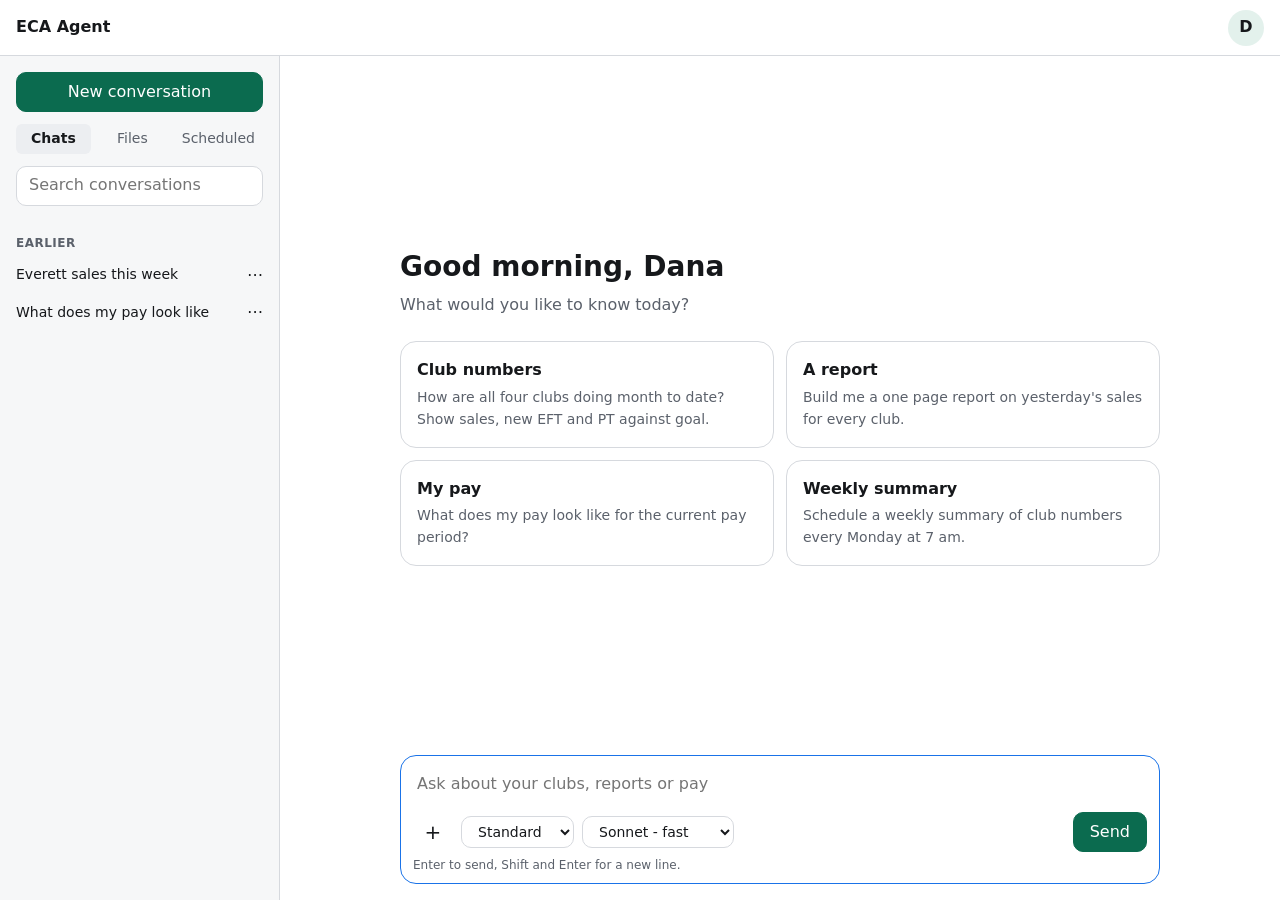
<file: leader-agents/screen/test/demo.html>
<!doctype html>
<html lang="en">
<head>
  <meta charset="utf-8">
  <meta name="viewport" content="width=device-width, initial-scale=1">
  <title>ECA Agent (offline demo)</title>
  <link rel="stylesheet" href="../styles.css">
</head>
<body>
<script type="module">
// Offline demo: loads the real index.html body and app.js against a fake gateway.
// Serve the screen folder over http (python3 -m http.server) and open /test/demo.html.
// Try: a starter card; a message containing "report" (approval card); "pay" (auth error);
// "which" (clarify card); "drop" (socket disconnect + reconnect mid answer).
const html = await (await fetch('../index.html')).text();
const doc = new DOMParser().parseFromString(html, 'text/html');
document.body.innerHTML = doc.body.innerHTML; // our own static markup, not model text

sessionStorage.setItem('hermes.webapp.session.v1:' + JSON.stringify([location.origin, '']), 'D'.repeat(43));
const now = Date.now() / 1000;
const sessions = [
  { id: 's-a', title: 'Everett sales this week', preview: 'How is Everett doing', last_active: now - 600 },
  { id: 's-b', title: null, preview: 'What does my pay look like', last_active: now - 86400 * 2 },
];
const transcripts = {
  's-a': [
    { id: 1, role: 'user', content: 'How is Everett doing this week?' },
    { id: 2, role: 'assistant', content: '', tool_calls: [{ id: 'c1', type: 'function', function: { name: 'eca_club_dashboard', arguments: '{"club_number":"06902"}' } }] },
    { id: 3, role: 'tool', tool_call_id: 'c1', content: '{"nb_promo": 18250, "new_eft": 1490}' },
    { id: 4, role: 'assistant', content: 'Everett is **ahead of goal**:\n\n| Metric | MTD | Goal |\n|---|--:|--:|\n| NB/Promo | $18,250 | $16,000 |\n| New EFT | $1,490 | $1,400 |\n\nSee [the dashboard](https://example.com).' },
  ],
  's-b': [{ id: 1, role: 'user', content: 'What does my pay look like?' }],
};
let jobs = [
  { id: 'j1', name: 'Monday club summary', schedule: { kind: 'cron', expr: '0 7 * * 1' }, enabled: true, next_run_at: now + 86400 * 3 },
  { id: 'j2', name: 'Daily sales brief', schedule: { kind: 'cron', expr: '0 6 * * *' }, enabled: false },
];
const files = { '/home/leader': [
  { name: '.hermes', path: '/home/leader/.hermes', is_directory: true },
  { name: 'reports', path: '/home/leader/reports', is_directory: true },
  { name: 'q3-summary.pdf', path: '/home/leader/q3-summary.pdf', is_directory: false, size: 182044, mtime: now - 3600 },
], '/home/leader/reports': [
  { name: 'everett-oct.xlsx', path: '/home/leader/reports/everett-oct.xlsx', is_directory: false, size: 22011, mtime: now - 7200 },
] };

const json = (b, status = 200) => new Response(JSON.stringify(b), { status, headers: { 'content-type': 'application/json' } });
window.fetch = async (url, opts = {}) => {
  const u = new URL(url, location.origin); const m = opts.method || 'GET'; const p = u.pathname;
  await new Promise((r) => setTimeout(r, 120));
  if (p === '/_eca/whoami') return json({ name: 'Dana Whitfield', claude_signed_in: true });
  if (p === '/api/webapp/socket-ticket') return json({ ticket: 'tk' + Math.random().toString(16).slice(2), ttl_seconds: 30 });
  if (p === '/api/sessions') return json({ sessions, total: sessions.length });
  const mm = p.match(/^\/api\/sessions\/([^/]+)\/messages$/); if (mm) return json({ session_id: mm[1], messages: transcripts[mm[1]] || [] });
  if (/mutation-snapshot$/.test(p)) return json({ exists: true, runtime_revision: 1, runtime_generation: 0 });
  const pm = p.match(/^\/api\/sessions\/([^/]+)$/);
  if (pm && m === 'PATCH') { const b = JSON.parse(opts.body); const s = sessions.find((x) => x.id === pm[1]); if (b.title) s.title = b.title; if (b.archived) sessions.splice(sessions.indexOf(s), 1); return json({ ok: true }); }
  if (p === '/api/cron/jobs') return json(jobs);
  const jm = p.match(/^\/api\/cron\/jobs\/([^/]+)(?:\/(pause|resume))?$/);
  if (jm) { const j = jobs.find((x) => x.id === jm[1]); if (jm[2]) j.enabled = jm[2] === 'resume'; else if (m === 'DELETE') jobs = jobs.filter((x) => x !== j); return json(m === 'DELETE' ? { ok: true } : j); }
  if (p === '/api/files') { const path = u.searchParams.get('path') || '/home/leader'; return json({ path, parent: null, entries: files[path] || [] }); }
  if (p === '/api/files/upload-stream') { const f = opts.body.get('file'); files['/home/leader'].push({ name: f.name, path: '/home/leader/' + f.name, size: f.size, mtime: Date.now() / 1000 }); return json({ ok: true }); }
  if (p === '/api/fs/download') return new Response(new Blob(['demo file']));
  if (p === '/api/model/options') return json({ model: 'claude-sonnet-4-5', provider: 'anthropic', providers: [{ slug: 'anthropic', authenticated: true, models: ['claude-sonnet-4-5', 'claude-opus-4-1', 'claude-haiku-4-5'] }] });
  return json({ detail: 'Not found' }, 404);
};

class FakeWS {
  constructor() { this.readyState = 1; FakeWS.current = this; this.seq = 0; setTimeout(() => this.ev(null, 'gateway.ready', { session_authority: true, heartbeat: true, replay_epoch: 'E' }), 200); }
  push(o) { if (this.readyState === 1) this.onmessage?.({ data: JSON.stringify(o) }); }
  ev(sid, type, payload, extra = {}) { this.push({ jsonrpc: '2.0', method: 'event', params: { type, session_id: sid, payload, seq: sid ? ++FakeWS.seq : undefined, replay_epoch: 'E', execution_generation: 1, ...extra } }); }
  close() { this.readyState = 3; }
  send(raw) {
    const msg = JSON.parse(raw); const reply = (result) => setTimeout(() => this.push({ jsonrpc: '2.0', id: msg.id, result }), 60);
    const p = msg.params || {};
    switch (msg.method) {
      case 'session.create': { const id = 's-' + Date.now().toString(36); sessions.unshift({ id, title: null, preview: '', last_active: Date.now() / 1000 }); transcripts[id] = []; return reply({ session_id: id, running: false, revision: 1, execution_generation: 0, replay_epoch: 'E', last_sequence: FakeWS.seq, prompts: [], info: {} }); }
      case 'session.resume': return reply({ session_id: p.session_id, running: false, revision: 1, execution_generation: 1, replay_epoch: 'E', last_sequence: FakeWS.seq, prompts: [], info: {} });
      case 'session.events.since': return reply({ events: [], snapshot_required: false, replay_epoch: 'E' });
      case 'prompt.submit': reply({ admission_id: 'a1', status: 'queued' }); return this.script(p.session_id, p.text);
      case 'approval.respond': reply({ status: 'resolved', prompt_id: p.prompt_id }); this.ev(p.session_id, 'approval.settled', { prompt_id: p.prompt_id }); return this.answer(p.session_id, p.choice === 'deny' ? 'Okay, I did not save it.' : 'Saved **everett-report.pdf** to your files.');
      case 'clarify.respond': reply({ status: 'resolved' }); return this.answer(p.session_id, `Got it: **${p.answer || 'no preference'}**. Here are the numbers.`);
      case 'prompt.cancel': case 'session.interrupt': reply({}); clearInterval(this.timer); return this.ev(p.session_id, 'message.complete', { status: 'interrupted', outcome: 'cancelled', text: '' });
      default: return reply({});
    }
  }
  stream(sid, text, done) {
    const words = text.match(/\S+\s*/g); let off = 0; let k = 0;
    this.timer = setInterval(() => {
      if (k >= words.length) { clearInterval(this.timer); return done && done(); }
      const w = words[k++]; this.ev(sid, 'message.delta', { text: w, turn_id: 'T' + sid + FakeWS.turn, segment: 0, offset: off }); off += w.length;
    }, 40);
  }
  answer(sid, text) { FakeWS.turn = (FakeWS.turn || 0) + 1; this.stream(sid, text, () => this.ev(sid, 'message.complete', { status: 'complete', outcome: 'completed', text: '' })); }
  script(sid, text) {
    const t = text.toLowerCase(); FakeWS.turn = (FakeWS.turn || 0) + 1;
    this.ev(sid, 'session.info', { running: true, execution_generation: 1, revision: 2 });
    if (t.includes('pay')) return setTimeout(() => this.ev(sid, 'message.complete', { status: 'error', text: 'auth failed', error_surface: { layer: 'auth', code: 'auth', retryable: false, auth_kind: 'oauth' } }), 600);
    this.ev(sid, 'tool.start', { tool_id: 'x1', name: 'eca_club_dashboard', context: 'club 06902', args: { club_number: '06902', path: '/home/leader/.hermes/cache/x.json' } });
    setTimeout(() => {
      this.ev(sid, 'tool.complete', { tool_id: 'x1', name: 'eca_club_dashboard', is_error: false, result: '{"nb_promo":18250}', duration_s: 0.8 });
      if (t.includes('report')) return this.ev(sid, 'approval.request', { kind: 'approval', prompt_id: 'pp' + Date.now(), execution_generation: 1, command: 'save /home/leader/everett-report.pdf', description: 'Save a report to your files', choices: ['once', 'deny', 'session', 'always'] });
      if (t.includes('which')) return this.ev(sid, 'clarify.request', { kind: 'clarify', prompt_id: 'cq' + Date.now(), execution_generation: 1, question: 'Which club?', choices: ['Everett', 'Wallingford', 'Columbia', 'Ballinger'], multi_select: false });
      this.stream(sid, 'Month to date, **Everett** is ahead:\n\n- NB/Promo: $18,250 (114% of goal)\n- New EFT: $1,490\n- Front end PT: $6,120\n\nWallingford and Columbia are close behind. <b>raw html stays text</b>', () => {
        if (t.includes('drop')) { this.readyState = 3; this.onclose?.({ code: 1006 }); return; }
        this.ev(sid, 'message.complete', { status: 'complete', outcome: 'completed', text: '' });
        this.ev(sid, 'session.title', { session_id: sid, title: 'Club numbers check' });
      });
    }, 900);
  }
}
FakeWS.seq = 0;
window.WebSocket = FakeWS;
await import('../app.js');
</script>
</body>
</html>
</file>
<file: leader-agents/screen/styles.css>
/* styles.css: structure plus plain defaults. Every colour, size and radius is a token below,
   so the design can be dropped on by overriding :root (and the dark block) only. */

:root {
  /* colour */
  --color-bg: #ffffff;
  --color-surface: #f6f7f8;
  --color-surface-2: #eceef1;
  --color-text: #16181b;
  --color-text-muted: #5b616b;
  --color-border: #d6d9de;
  --color-accent: #0b6b4f;
  --color-accent-text: #ffffff;
  --color-accent-soft: #e3f1ec;
  --color-link: #0a5c8a;
  --color-focus: #1a73e8;
  --color-danger: #b3261e;
  --color-danger-soft: #fbeceb;
  --color-warning-soft: #fff6e0;
  --color-warning-border: #e5b649;
  --color-user-bubble: #e8eef7;
  --color-user-text: #16181b;
  --color-assistant-bubble: transparent;
  --color-code-bg: #f0f2f4;
  --color-backdrop: rgba(0, 0, 0, 0.35);
  --color-shadow: rgba(0, 0, 0, 0.12);

  /* type */
  --font-body: system-ui, -apple-system, "Segoe UI", Roboto, sans-serif;
  --font-mono: ui-monospace, SFMono-Regular, Menlo, Consolas, monospace;
  --font-size-xs: 0.75rem;
  --font-size-sm: 0.875rem;
  --font-size-md: 1rem;
  --font-size-lg: 1.25rem;
  --font-size-xl: 1.75rem;
  --line-height: 1.55;
  --font-weight-bold: 600;

  /* space */
  --space-1: 4px;
  --space-2: 8px;
  --space-3: 12px;
  --space-4: 16px;
  --space-5: 24px;
  --space-6: 32px;

  /* shape */
  --radius-sm: 6px;
  --radius-md: 10px;
  --radius-lg: 16px;
  --radius-pill: 999px;
  --border-width: 1px;
  --focus-ring: 0 0 0 3px var(--color-focus);
  --shadow-menu: 0 6px 24px var(--color-shadow);

  /* layout */
  --topbar-height: 56px;
  --sidebar-width: 280px;
  --content-max: 760px;
  --composer-max: 760px;
  --drawer-breakpoint: 760px; /* documentation only: media queries cannot read variables */
  --transition: 160ms ease;
}

@media (prefers-color-scheme: dark) {
  :root {
    --color-bg: #121416;
    --color-surface: #1b1e21;
    --color-surface-2: #25292d;
    --color-text: #eceef0;
    --color-text-muted: #a5acb5;
    --color-border: #353a40;
    --color-accent: #3fbf93;
    --color-accent-text: #08140f;
    --color-accent-soft: #17302a;
    --color-link: #7cc4f0;
    --color-focus: #8ab4f8;
    --color-danger: #f2877f;
    --color-danger-soft: #3a1d1b;
    --color-warning-soft: #352b12;
    --color-warning-border: #a68327;
    --color-user-bubble: #23303f;
    --color-user-text: #eceef0;
    --color-code-bg: #1f2327;
    --color-backdrop: rgba(0, 0, 0, 0.6);
    --color-shadow: rgba(0, 0, 0, 0.5);
  }
}

/* ── base ─────────────────────────────────────────────────────────────── */
*, *::before, *::after { box-sizing: border-box; }
html, body { height: 100%; }
body {
  margin: 0;
  background: var(--color-bg);
  color: var(--color-text);
  font-family: var(--font-body);
  font-size: var(--font-size-md);
  line-height: var(--line-height);
}
[hidden] { display: none !important; }
a { color: var(--color-link); }
button, input, select, textarea { font: inherit; color: inherit; }
:focus-visible { outline: none; box-shadow: var(--focus-ring); border-radius: var(--radius-sm); }
.visually-hidden {
  position: absolute !important; width: 1px; height: 1px; padding: 0; margin: -1px;
  overflow: hidden; clip: rect(0 0 0 0); white-space: nowrap; border: 0;
}
.skip-link { position: absolute; left: var(--space-2); top: -100px; background: var(--color-bg); padding: var(--space-2); z-index: 100; }
.skip-link:focus { top: var(--space-2); }

/* ── controls ─────────────────────────────────────────────────────────── */
.btn {
  display: inline-flex; align-items: center; justify-content: center; gap: var(--space-2);
  min-height: 40px; padding: 0 var(--space-4);
  border: var(--border-width) solid var(--color-border); border-radius: var(--radius-md);
  background: var(--color-bg); color: var(--color-text); text-decoration: none; cursor: pointer;
}
.btn:hover { background: var(--color-surface); }
.btn:disabled { opacity: 0.55; cursor: default; }
.btn:focus-within { box-shadow: var(--focus-ring); }
.btn-primary { background: var(--color-accent); border-color: var(--color-accent); color: var(--color-accent-text); }
.btn-primary:hover { background: var(--color-accent); filter: brightness(1.08); }
.btn-stop { border-color: var(--color-danger); color: var(--color-danger); }
.btn-quiet { border-color: transparent; background: transparent; color: var(--color-text-muted); }
.btn-small { min-height: 32px; padding: 0 var(--space-3); font-size: var(--font-size-sm); }
.icon-btn {
  display: inline-flex; align-items: center; justify-content: center;
  width: 40px; height: 40px; border: 0; border-radius: var(--radius-md); background: transparent; cursor: pointer;
}
.icon-btn:hover { background: var(--color-surface-2); }
.icon-btn:focus-within { box-shadow: var(--focus-ring); }
.link-btn { border: 0; background: none; padding: 0; color: var(--color-link); cursor: pointer; text-decoration: underline; font-size: var(--font-size-sm); }
.input, .select {
  min-height: 40px; padding: 0 var(--space-3);
  border: var(--border-width) solid var(--color-border); border-radius: var(--radius-md); background: var(--color-bg);
}
.select { min-height: 32px; font-size: var(--font-size-sm); }

/* ── top bar ──────────────────────────────────────────────────────────── */
.app { display: flex; flex-direction: column; height: 100%; }
.topbar {
  display: flex; align-items: center; gap: var(--space-3);
  height: var(--topbar-height); padding: 0 var(--space-4);
  border-bottom: var(--border-width) solid var(--color-border); background: var(--color-bg); flex: none;
}
.brand { font-weight: var(--font-weight-bold); color: var(--color-text); text-decoration: none; }
.conn-status { margin: 0 0 0 auto; font-size: var(--font-size-sm); color: var(--color-text-muted); }
.account { position: relative; margin-left: var(--space-2); }
.conn-status:empty + .account { margin-left: auto; }
.account-btn { border: 0; background: none; padding: 0; cursor: pointer; border-radius: var(--radius-pill); }
.avatar {
  display: inline-flex; align-items: center; justify-content: center; width: 36px; height: 36px;
  border-radius: var(--radius-pill); background: var(--color-accent-soft); color: var(--color-text); font-weight: var(--font-weight-bold);
}
.menu {
  position: absolute; right: 0; top: calc(100% + var(--space-1)); z-index: 30; min-width: 220px;
  padding: var(--space-1); border: var(--border-width) solid var(--color-border); border-radius: var(--radius-md);
  background: var(--color-bg); box-shadow: var(--shadow-menu);
}
.menu-item {
  display: block; width: 100%; padding: var(--space-2) var(--space-3); border: 0; border-radius: var(--radius-sm);
  background: none; text-align: left; color: var(--color-text); text-decoration: none; cursor: pointer;
}
.menu-item:hover, .menu-item:focus-visible { background: var(--color-surface); }
.account-head { padding: var(--space-2) var(--space-3); border-bottom: var(--border-width) solid var(--color-border); margin-bottom: var(--space-1); }
.account-name { margin: 0; font-weight: var(--font-weight-bold); }
.account-claude { margin: 0; font-size: var(--font-size-sm); color: var(--color-text-muted); }
.account-claude[data-ok="false"] { color: var(--color-danger); }

/* ── layout ───────────────────────────────────────────────────────────── */
.layout { display: flex; flex: 1; min-height: 0; }
.sidebar {
  width: var(--sidebar-width); flex: none; display: flex; flex-direction: column; min-height: 0;
  border-right: var(--border-width) solid var(--color-border); background: var(--color-surface);
}
.sidebar-top { display: flex; flex-direction: column; gap: var(--space-3); padding: var(--space-4); }
.views-nav { display: flex; gap: var(--space-1); }
.views-nav a {
  flex: 1; text-align: center; padding: var(--space-1) var(--space-2); border-radius: var(--radius-sm);
  color: var(--color-text-muted); text-decoration: none; font-size: var(--font-size-sm);
}
.views-nav a[aria-current="page"] { background: var(--color-surface-2); color: var(--color-text); font-weight: var(--font-weight-bold); }
.session-list { flex: 1; overflow-y: auto; padding: 0 var(--space-2) var(--space-4); }
.group-title { margin: var(--space-3) var(--space-2) var(--space-1); font-size: var(--font-size-xs); text-transform: uppercase; letter-spacing: 0.04em; color: var(--color-text-muted); }
.sessions { list-style: none; margin: 0; padding: 0; }
.session { position: relative; display: flex; align-items: center; border-radius: var(--radius-sm); }
.session:hover { background: var(--color-surface-2); }
.session-link {
  flex: 1; min-width: 0; padding: var(--space-2); color: var(--color-text); text-decoration: none;
  white-space: nowrap; overflow: hidden; text-overflow: ellipsis; font-size: var(--font-size-sm);
}
.session-link[aria-current="page"] { font-weight: var(--font-weight-bold); }
.session:has(.session-link[aria-current="page"]) { background: var(--color-surface-2); }
.more-btn { width: 32px; height: 32px; flex: none; }
.rename-input { flex: 1; min-height: 32px; }
.session-menu { top: 100%; min-width: 160px; }
.empty { padding: var(--space-3); color: var(--color-text-muted); font-size: var(--font-size-sm); }
.backdrop { display: none; }

.main { flex: 1; min-width: 0; display: flex; flex-direction: column; min-height: 0; }
.main:focus { outline: none; }
.view { flex: 1; min-height: 0; overflow-y: auto; padding: var(--space-5) var(--space-4); }
.view > * { max-width: var(--content-max); margin-left: auto; margin-right: auto; }
.drawer-toggle { display: none; }

/* ── home ─────────────────────────────────────────────────────────────── */
.view-home { display: flex; align-items: center; }
.home-inner { width: 100%; }
.greeting { margin: 0; font-size: var(--font-size-xl); }
.home-sub { margin: var(--space-1) 0 var(--space-5); color: var(--color-text-muted); }
.starters { list-style: none; margin: 0; padding: 0; display: grid; grid-template-columns: repeat(2, minmax(0, 1fr)); gap: var(--space-3); }
.starter {
  width: 100%; height: 100%; display: flex; flex-direction: column; gap: var(--space-1); text-align: left;
  padding: var(--space-4); border: var(--border-width) solid var(--color-border); border-radius: var(--radius-lg);
  background: var(--color-bg); cursor: pointer;
}
.starter:hover { background: var(--color-surface); }
.starter-title { font-weight: var(--font-weight-bold); }
.starter-text { font-size: var(--font-size-sm); color: var(--color-text-muted); }

/* ── conversation ─────────────────────────────────────────────────────── */
.view-chat { display: flex; flex-direction: column; padding-bottom: 0; }
.view-chat > * { width: 100%; }
.chat-title { font-size: var(--font-size-md); margin: 0 auto var(--space-3); color: var(--color-text-muted); font-weight: normal; }
.chat-title:empty { display: none; }
.transcript { display: flex; flex-direction: column; gap: var(--space-3); padding-bottom: var(--space-4); }
.msg { display: flex; flex-direction: column; }
.msg-user { align-items: flex-end; }
.bubble { max-width: 100%; border-radius: var(--radius-lg); }
.bubble-user { max-width: 85%; padding: var(--space-2) var(--space-4); background: var(--color-user-bubble); color: var(--color-user-text); }
.user-text { margin: 0; white-space: pre-wrap; overflow-wrap: anywhere; }
.bubble-assistant { background: var(--color-assistant-bubble); }
.msg-actions { display: flex; gap: var(--space-3); margin-top: var(--space-1); }
.is-streaming .md > :last-child::after { content: "▍"; color: var(--color-text-muted); }
.notice { margin: 0; font-size: var(--font-size-sm); color: var(--color-text-muted); }
.loading { color: var(--color-text-muted); }
.activity { margin: 0 auto; min-height: 1.5em; font-size: var(--font-size-sm); color: var(--color-text-muted); }

/* markdown */
.md { overflow-wrap: anywhere; }
.md > :first-child { margin-top: 0; }
.md > :last-child { margin-bottom: 0; }
.md-p { margin: 0 0 var(--space-3); }
.md-h { margin: var(--space-4) 0 var(--space-2); line-height: 1.3; }
.md-list { margin: 0 0 var(--space-3); padding-left: var(--space-5); }
.md-quote { margin: 0 0 var(--space-3); padding-left: var(--space-3); border-left: 3px solid var(--color-border); color: var(--color-text-muted); }
.md-code { font-family: var(--font-mono); font-size: 0.9em; padding: 0.1em 0.35em; border-radius: var(--radius-sm); background: var(--color-code-bg); }
.md-pre { margin: 0 0 var(--space-3); padding: var(--space-3); overflow-x: auto; border-radius: var(--radius-md); background: var(--color-code-bg); font-family: var(--font-mono); font-size: var(--font-size-sm); }
.md-table-wrap { overflow-x: auto; margin: 0 0 var(--space-3); }
.md-table { border-collapse: collapse; font-size: var(--font-size-sm); }
.md-table th, .md-table td { padding: var(--space-1) var(--space-3); border: var(--border-width) solid var(--color-border); text-align: left; }
.md-table th { background: var(--color-surface); }
.md hr { border: 0; border-top: var(--border-width) solid var(--color-border); }

/* tool lines */
.tool { font-size: var(--font-size-sm); color: var(--color-text-muted); }
.tool-summary { display: flex; align-items: center; gap: var(--space-2); cursor: pointer; list-style: none; padding: var(--space-1) 0; }
.tool-summary::-webkit-details-marker { display: none; }
.tool-dot { width: 8px; height: 8px; border-radius: var(--radius-pill); background: var(--color-accent); flex: none; }
.tool-running .tool-dot { background: var(--color-text-muted); animation: pulse 1.2s ease-in-out infinite; }
.tool-error .tool-dot { background: var(--color-danger); }
.tool-stopped .tool-dot { background: var(--color-border); }
.tool-state { color: var(--color-text-muted); }
.tool-error .tool-state { color: var(--color-danger); }
.tool-body { margin: var(--space-1) 0 var(--space-2) var(--space-4); padding: var(--space-2) var(--space-3); border-left: 2px solid var(--color-border); }
.tool-inputs { margin: 0 0 var(--space-2); padding-left: var(--space-4); }
.tool-result { margin: 0; max-height: 240px; overflow: auto; white-space: pre-wrap; font-family: var(--font-mono); font-size: var(--font-size-xs); }
.tool-empty { margin: 0; }
@keyframes pulse { 50% { opacity: 0.3; } }
@media (prefers-reduced-motion: reduce) { .tool-running .tool-dot { animation: none; } }

/* cards: approval, clarify, error */
.card { padding: var(--space-4); border: var(--border-width) solid var(--color-border); border-radius: var(--radius-lg); background: var(--color-surface); }
.card-approval, .card-clarify { border-color: var(--color-warning-border); background: var(--color-warning-soft); }
.card-error { border-color: var(--color-danger); background: var(--color-danger-soft); }
.card-title { margin: 0 0 var(--space-1); font-weight: var(--font-weight-bold); }
.card-body { margin: 0 0 var(--space-2); }
.card-detail { margin: 0 0 var(--space-2); padding: var(--space-2); white-space: pre-wrap; border-radius: var(--radius-sm); background: var(--color-bg); font-family: var(--font-mono); font-size: var(--font-size-sm); }
.card-actions { display: flex; flex-wrap: wrap; gap: var(--space-2); margin-top: var(--space-2); }
.card-done { margin: var(--space-2) 0 0; color: var(--color-text-muted); font-size: var(--font-size-sm); }
.card-error-text { margin: var(--space-2) 0 0; color: var(--color-danger); font-size: var(--font-size-sm); }
.choices { border: 0; margin: 0; padding: 0; display: flex; flex-direction: column; gap: var(--space-1); }
.clarify-free { display: flex; gap: var(--space-2); margin-top: var(--space-3); }
.clarify-free .input { flex: 1; min-width: 0; }

/* ── composer ─────────────────────────────────────────────────────────── */
.composer {
  flex: none; width: calc(100% - 2 * var(--space-4)); max-width: var(--composer-max); margin: 0 auto var(--space-4);
  padding: var(--space-2) var(--space-3); border: var(--border-width) solid var(--color-border); border-radius: var(--radius-lg); background: var(--color-bg);
}
.composer:focus-within { border-color: var(--color-focus); }
.prompt { width: 100%; resize: none; border: 0; background: transparent; padding: var(--space-2) var(--space-1); max-height: 240px; line-height: var(--line-height); }
.prompt:focus-visible { box-shadow: none; }
.composer-bar { display: flex; align-items: center; justify-content: space-between; gap: var(--space-2); }
.composer-left, .composer-right { display: flex; align-items: center; gap: var(--space-2); }
.composer-left { min-width: 0; flex-wrap: wrap; }
.composer-left .select { max-width: 9.5rem; }
.attach-btn { font-size: var(--font-size-lg); }
.composer-hint { margin: var(--space-1) 0 0; font-size: var(--font-size-xs); color: var(--color-text-muted); }
.attach-list { display: flex; flex-wrap: wrap; gap: var(--space-1); }
.attach-list:empty { display: none; }
.chip { display: inline-flex; align-items: center; gap: var(--space-1); padding: 0 var(--space-1) 0 var(--space-3); border-radius: var(--radius-pill); background: var(--color-surface-2); font-size: var(--font-size-sm); }
.chip-x { border: 0; background: none; cursor: pointer; width: 28px; height: 28px; border-radius: var(--radius-pill); }

/* ── files and scheduled ──────────────────────────────────────────────── */
.view-head { display: flex; align-items: center; justify-content: space-between; gap: var(--space-3); }
.view-head h1 { font-size: var(--font-size-lg); margin: 0; }
.view-status { color: var(--color-text-muted); min-height: 1.5em; }
.crumbs { display: flex; flex-wrap: wrap; align-items: center; gap: var(--space-1); margin-top: var(--space-3); }
.crumb { border: 0; background: none; padding: var(--space-1); color: var(--color-link); cursor: pointer; }
.crumb[aria-current] { color: var(--color-text); font-weight: var(--font-weight-bold); }
.crumb-sep { color: var(--color-text-muted); }
.file-list, .job-list { list-style: none; margin: 0; padding: 0; border-top: var(--border-width) solid var(--color-border); }
.file, .job { display: flex; align-items: center; gap: var(--space-3); padding: var(--space-3) 0; border-bottom: var(--border-width) solid var(--color-border); }
.file-name { flex: 1; min-width: 0; overflow: hidden; text-overflow: ellipsis; white-space: nowrap; }
.is-folder .file-name { text-align: left; font-size: var(--font-size-md); font-weight: var(--font-weight-bold); }
.file-meta { color: var(--color-text-muted); font-size: var(--font-size-sm); white-space: nowrap; }
.job-main { flex: 1; min-width: 0; }
.job-name { margin: 0; font-weight: var(--font-weight-bold); }
.job-when, .job-meta { margin: 0; font-size: var(--font-size-sm); color: var(--color-text-muted); }
.job-actions { display: flex; gap: var(--space-2); }
.is-paused .job-name { color: var(--color-text-muted); }
.empty-card { padding: var(--space-5) 0; color: var(--color-text-muted); }

.toast {
  position: fixed; left: 50%; bottom: var(--space-5); transform: translateX(-50%); z-index: 50;
  padding: var(--space-2) var(--space-4); border-radius: var(--radius-md); background: var(--color-text); color: var(--color-bg);
  font-size: var(--font-size-sm); box-shadow: var(--shadow-menu);
}

/* ── narrow screens: sidebar becomes a drawer ─────────────────────────── */
@media (max-width: 760px) {
  .drawer-toggle { display: inline-flex; }
  .sidebar {
    position: fixed; top: 0; bottom: 0; left: 0; z-index: 40; width: min(86vw, var(--sidebar-width));
    transform: translateX(-100%); transition: transform var(--transition); visibility: hidden;
  }
  .drawer-open .sidebar { transform: none; visibility: visible; }
  .backdrop { display: block; position: fixed; inset: 0; z-index: 35; background: var(--color-backdrop); }
  .starters { grid-template-columns: 1fr; }
  .composer-hint { display: none; }
  .file { flex-wrap: wrap; }
  .file-meta { order: 3; width: 100%; }
}
@media (prefers-reduced-motion: reduce) { .sidebar { transition: none; } }
</file>
